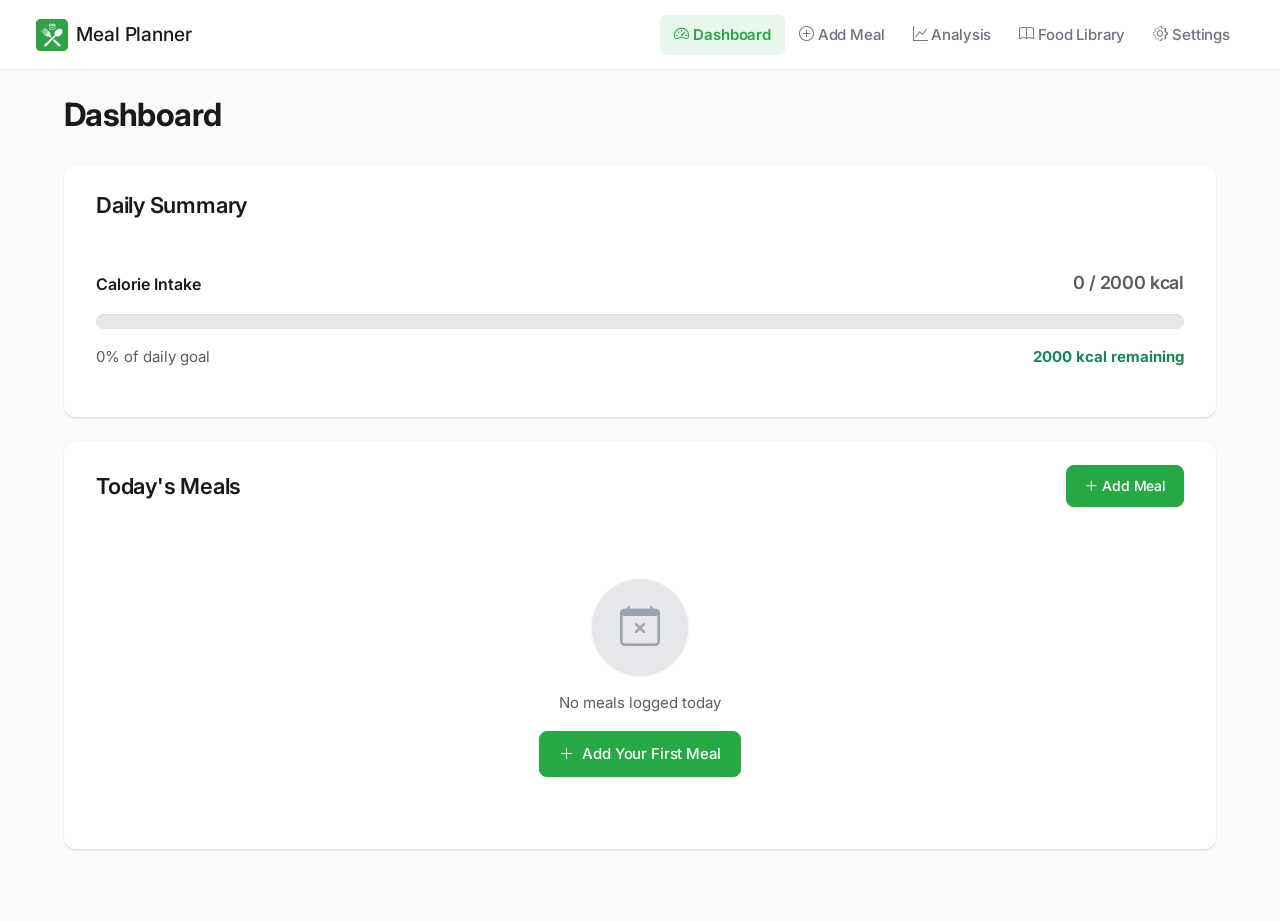
<file: index.html>
<!DOCTYPE html>
<html lang="en">
<head>
    <meta charset="UTF-8">
    <meta name="viewport" content="width=device-width, initial-scale=1.0">
    <title>Meal Planner - Dashboard</title>
    <link rel="preconnect" href="https://fonts.googleapis.com">
    <link rel="preconnect" href="https://fonts.gstatic.com" crossorigin>
    <link href="https://fonts.googleapis.com/css2?family=Inter:wght@400;500;600;700&family=Poppins:wght@400;500;600;700&family=Roboto:wght@400;500;700&display=swap" rel="stylesheet">
    <link href="https://cdn.jsdelivr.net/npm/bootstrap@5.3.0/dist/css/bootstrap.min.css" rel="stylesheet">
    <link rel="stylesheet" href="https://cdn.jsdelivr.net/npm/bootstrap-icons@1.10.0/font/bootstrap-icons.css">
    <link rel="stylesheet" href="css/style.css">
</head>
<body>
    <!-- Navigation Header -->
    <nav class="navbar navbar-expand-lg fixed-top">
        <div class="container-fluid">
            <a class="navbar-brand d-flex align-items-center" href="index.html">
                <div class="brand-icon me-2">
                    <img src="images/logo.svg" alt="Meal Planner Logo" width="32" height="32">
                </div>
                <span>Meal Planner</span>
            </a>
            <button class="navbar-toggler" type="button" data-bs-toggle="collapse" data-bs-target="#navbarNav">
                <span class="navbar-toggler-icon"></span>
            </button>
            <div class="collapse navbar-collapse" id="navbarNav">
                <ul class="navbar-nav ms-auto">
                    <li class="nav-item">
                        <a class="nav-link active" href="index.html">
                            <i class="bi bi-speedometer2 me-1"></i>Dashboard
                        </a>
                    </li>
                    <li class="nav-item">
                        <a class="nav-link" href="add-meal.html">
                            <i class="bi bi-plus-circle me-1"></i>Add Meal
                        </a>
                    </li>
                    <li class="nav-item">
                        <a class="nav-link" href="analytics.html">
                            <i class="bi bi-graph-up me-1"></i>Analysis
                        </a>
                    </li>
                    <li class="nav-item">
                        <a class="nav-link" href="food-library.html">
                            <i class="bi bi-book me-1"></i>Food Library
                        </a>
                    </li>
                    <li class="nav-item">
                        <a class="nav-link" href="settings.html">
                            <i class="bi bi-gear me-1"></i>Settings
                        </a>
                    </li>
                </ul>
            </div>
        </div>
    </nav>

    <!-- Main Content -->
    <main class="main-content">
        <div class="container mt-5 pt-4">
            <h1 class="page-title">Dashboard</h1>

            <!-- Daily Summary Card -->
            <div class="card mb-4 shadow-sm">
                <div class="card-body">
                    <h2 class="card-title">Daily Summary</h2>
                    
                    <div class="calorie-intake-section">
                        <div class="d-flex justify-content-between align-items-center mb-3">
                            <h5 class="mb-0">Calorie Intake</h5>
                            <span class="calorie-text text-muted" id="calorieText">0 / 2000 kcal</span>
                        </div>
                        
                        <div class="progress mb-3">
                            <div class="progress-bar bg-success" role="progressbar" id="calorieProgress" 
                                 style="width: 0%" aria-valuenow="0" aria-valuemin="0" aria-valuemax="100">
                            </div>
                        </div>
                        
                        <div class="d-flex justify-content-between align-items-center">
                            <span class="text-muted" id="percentageText">0% of daily goal</span>
                            <span class="text-success fw-bold" id="remainingText">2000 kcal remaining</span>
                        </div>
                    </div>
                </div>
            </div>

            <!-- Today's Meals Card -->
            <div class="card shadow-sm">
                <div class="card-body">
                    <div class="d-flex justify-content-between align-items-center mb-4">
                        <h2 class="card-title mb-0">Today's Meals</h2>
                        <a href="add-meal.html" class="btn btn-success"
                           data-bs-toggle="tooltip"
                           data-bs-placement="left"
                           title="Add a new meal to today's log"
                           style="cursor: pointer;">
                            <i class="bi bi-plus-lg me-1"></i>Add Meal
                        </a>
                    </div>
                    
                    <!-- Meals List Container -->
                    <div id="mealsList">
                        <!-- Empty State -->
                        <div class="empty-state text-center py-5" id="emptyState">
                            <div class="empty-icon mb-3">
                                <i class="bi bi-calendar-x"></i>
                            </div>
                            <p class="text-muted mb-3">No meals logged today</p>
                            <a href="add-meal.html" class="btn btn-success btn-lg"
                               data-bs-toggle="tooltip"
                               data-bs-placement="top"
                               title="Start tracking your meals by adding your first meal"
                               style="cursor: pointer;">
                                <i class="bi bi-plus-lg me-2"></i>Add Your First Meal
                            </a>
                        </div>
                    </div>
                </div>
            </div>
        </div>
    </main>

    <script src="https://cdn.jsdelivr.net/npm/bootstrap@5.3.0/dist/js/bootstrap.bundle.min.js"></script>
    <script src="js/utils.js"></script>
    <script src="js/modal-utils.js"></script>
    <script src="js/navigation.js"></script>
    <script src="js/dashboard.js"></script>
</body>
</html>
</file>
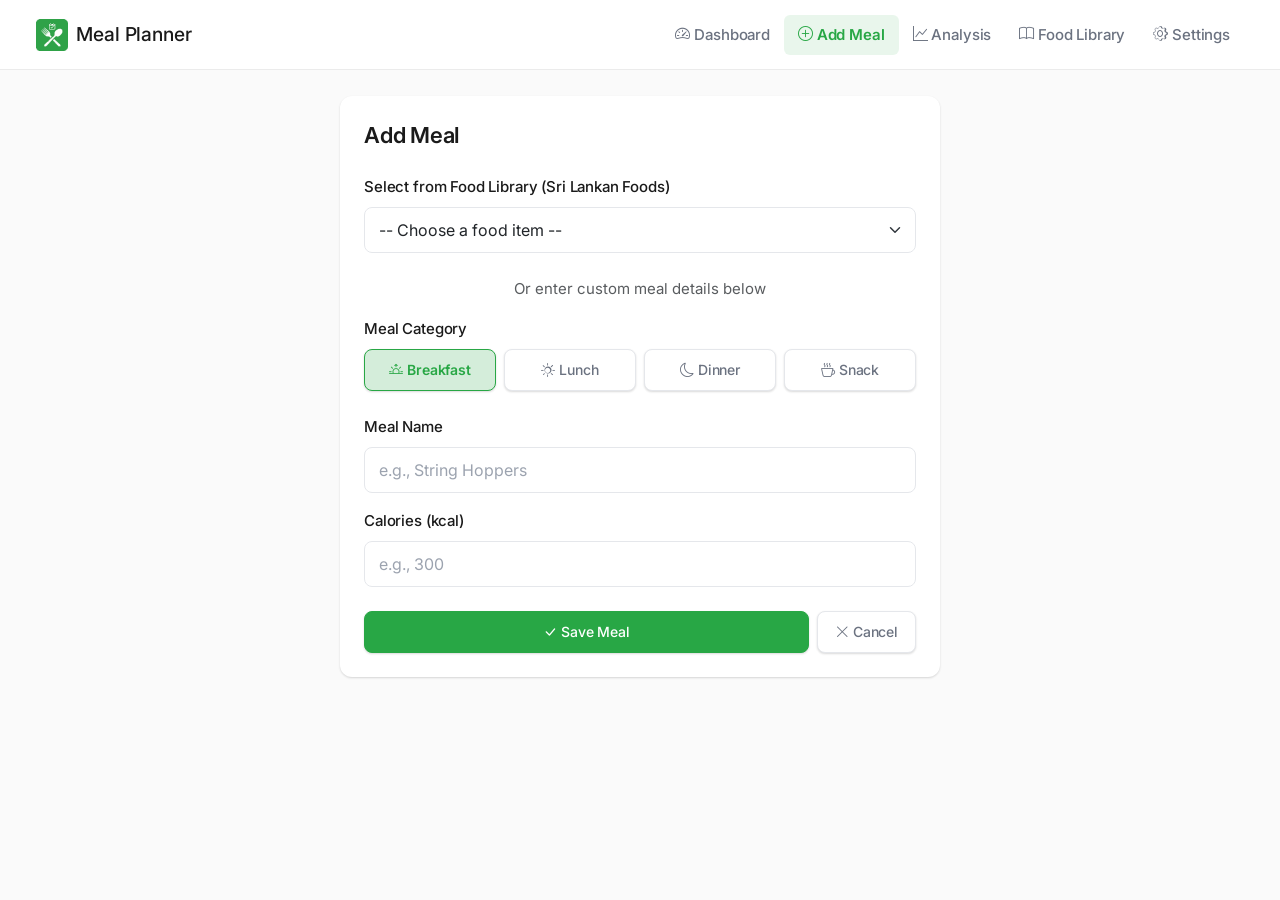
<file: add-meal.html>
<!DOCTYPE html>
<html lang="en">
<head>
    <meta charset="UTF-8">
    <meta name="viewport" content="width=device-width, initial-scale=1.0">
    <title>Meal Planner - Add Meal</title>
    <link rel="preconnect" href="https://fonts.googleapis.com">
    <link rel="preconnect" href="https://fonts.gstatic.com" crossorigin>
    <link href="https://fonts.googleapis.com/css2?family=Inter:wght@400;500;600;700&family=Poppins:wght@400;500;600;700&family=Roboto:wght@400;500;700&display=swap" rel="stylesheet">
    <link href="https://cdn.jsdelivr.net/npm/bootstrap@5.3.0/dist/css/bootstrap.min.css" rel="stylesheet">
    <link rel="stylesheet" href="https://cdn.jsdelivr.net/npm/bootstrap-icons@1.10.0/font/bootstrap-icons.css">
    <link rel="stylesheet" href="css/style.css">
</head>
<body>
    <!-- Navigation Header -->
    <nav class="navbar navbar-expand-lg fixed-top">
        <div class="container-fluid">
            <a class="navbar-brand d-flex align-items-center" href="index.html">
                <div class="brand-icon me-2">
                    <img src="images/logo.svg" alt="Meal Planner Logo" width="32" height="32">
                </div>
                <span>Meal Planner</span>
            </a>
            <button class="navbar-toggler" type="button" data-bs-toggle="collapse" data-bs-target="#navbarNav">
                <span class="navbar-toggler-icon"></span>
            </button>
            <div class="collapse navbar-collapse" id="navbarNav">
                <ul class="navbar-nav ms-auto">
                    <li class="nav-item">
                        <a class="nav-link" href="index.html">
                            <i class="bi bi-speedometer2 me-1"></i>Dashboard
                        </a>
                    </li>
                    <li class="nav-item">
                        <a class="nav-link active" href="add-meal.html">
                            <i class="bi bi-plus-circle me-1"></i>Add Meal
                        </a>
                    </li>
                    <li class="nav-item">
                        <a class="nav-link" href="analytics.html">
                            <i class="bi bi-graph-up me-1"></i>Analysis
                        </a>
                    </li>
                    <li class="nav-item">
                        <a class="nav-link" href="food-library.html">
                            <i class="bi bi-book me-1"></i>Food Library
                        </a>
                    </li>
                    <li class="nav-item">
                        <a class="nav-link" href="settings.html">
                            <i class="bi bi-gear me-1"></i>Settings
                        </a>
                    </li>
                </ul>
            </div>
        </div>
    </nav>

    <!-- Main Content -->
    <main class="main-content">
        <div class="container mt-5 pt-4">
            <!-- Add Meal Form Card -->
            <div class="card shadow-sm mx-auto" style="max-width: 600px;">
                <div class="card-body p-4">
                    <h2 class="card-title mb-4">Add Meal</h2>

                    <!-- Food Library Selection -->
                    <div class="mb-4">
                        <label for="foodLibrary" class="form-label">Select from Food Library (Sri Lankan Foods)</label>
                        <select class="form-select" id="foodLibrary" style="cursor: pointer;">
                            <option selected>-- Choose a food item --</option>
                            <!-- Options will be populated by JavaScript -->
                        </select>
                    </div>

                    <div class="text-center text-muted my-3">
                        <span>Or enter custom meal details below</span>
                    </div>

                    <!-- Meal Category -->
                    <div class="mb-4">
                        <label class="form-label mb-2">Meal Category</label>
                        <div class="d-flex gap-2 flex-wrap meal-categories-container">
                            <button type="button" class="btn btn-outline-primary meal-category-btn active" 
                                    data-category="Breakfast">
                                <i class="bi bi-sunrise"></i>Breakfast
                            </button>
                            <button type="button" class="btn btn-outline-primary meal-category-btn" 
                                    data-category="Lunch">
                                <i class="bi bi-sun"></i>Lunch
                            </button>
                            <button type="button" class="btn btn-outline-primary meal-category-btn" 
                                    data-category="Dinner">
                                <i class="bi bi-moon"></i>Dinner
                            </button>
                            <button type="button" class="btn btn-outline-primary meal-category-btn" 
                                    data-category="Snack">
                                <i class="bi bi-cup-hot"></i>Snack
                            </button>
                        </div>
                        <input type="hidden" id="mealCategory" value="Breakfast" required>
                    </div>

                    <!-- Meal Name -->
                    <div class="mb-3">
                        <label for="mealName" class="form-label">Meal Name</label>
                        <input type="text" class="form-control" id="mealName" 
                               placeholder="e.g., String Hoppers" required>
                    </div>

                    <!-- Calories -->
                    <div class="mb-4">
                        <label for="mealCalories" class="form-label">Calories (kcal)</label>
                        <input type="number" class="form-control" id="mealCalories" 
                               placeholder="e.g., 300" min="0" required>
                    </div>

                    <!-- Action Buttons -->
                    <div class="d-flex gap-2">
                        <button type="button" class="btn btn-success flex-fill" id="saveMealBtn"
                                data-bs-toggle="tooltip" 
                                data-bs-placement="top" 
                                title="Save this meal to today's log">
                            <i class="bi bi-check-lg me-1"></i>Save Meal
                        </button>
                        <button type="button" class="btn btn-outline-secondary" id="cancelBtn"
                                data-bs-toggle="tooltip" 
                                data-bs-placement="top" 
                                title="Cancel and return to dashboard">
                            <i class="bi bi-x-lg me-1"></i>Cancel
                        </button>
                    </div>
                </div>
            </div>
        </div>
    </main>

    <script src="https://cdn.jsdelivr.net/npm/bootstrap@5.3.0/dist/js/bootstrap.bundle.min.js"></script>
    <script src="js/utils.js"></script>
    <script src="js/modal-utils.js"></script>
    <script src="js/navigation.js"></script>
    <script src="js/add-meal.js"></script>
</body>
</html>
</file>
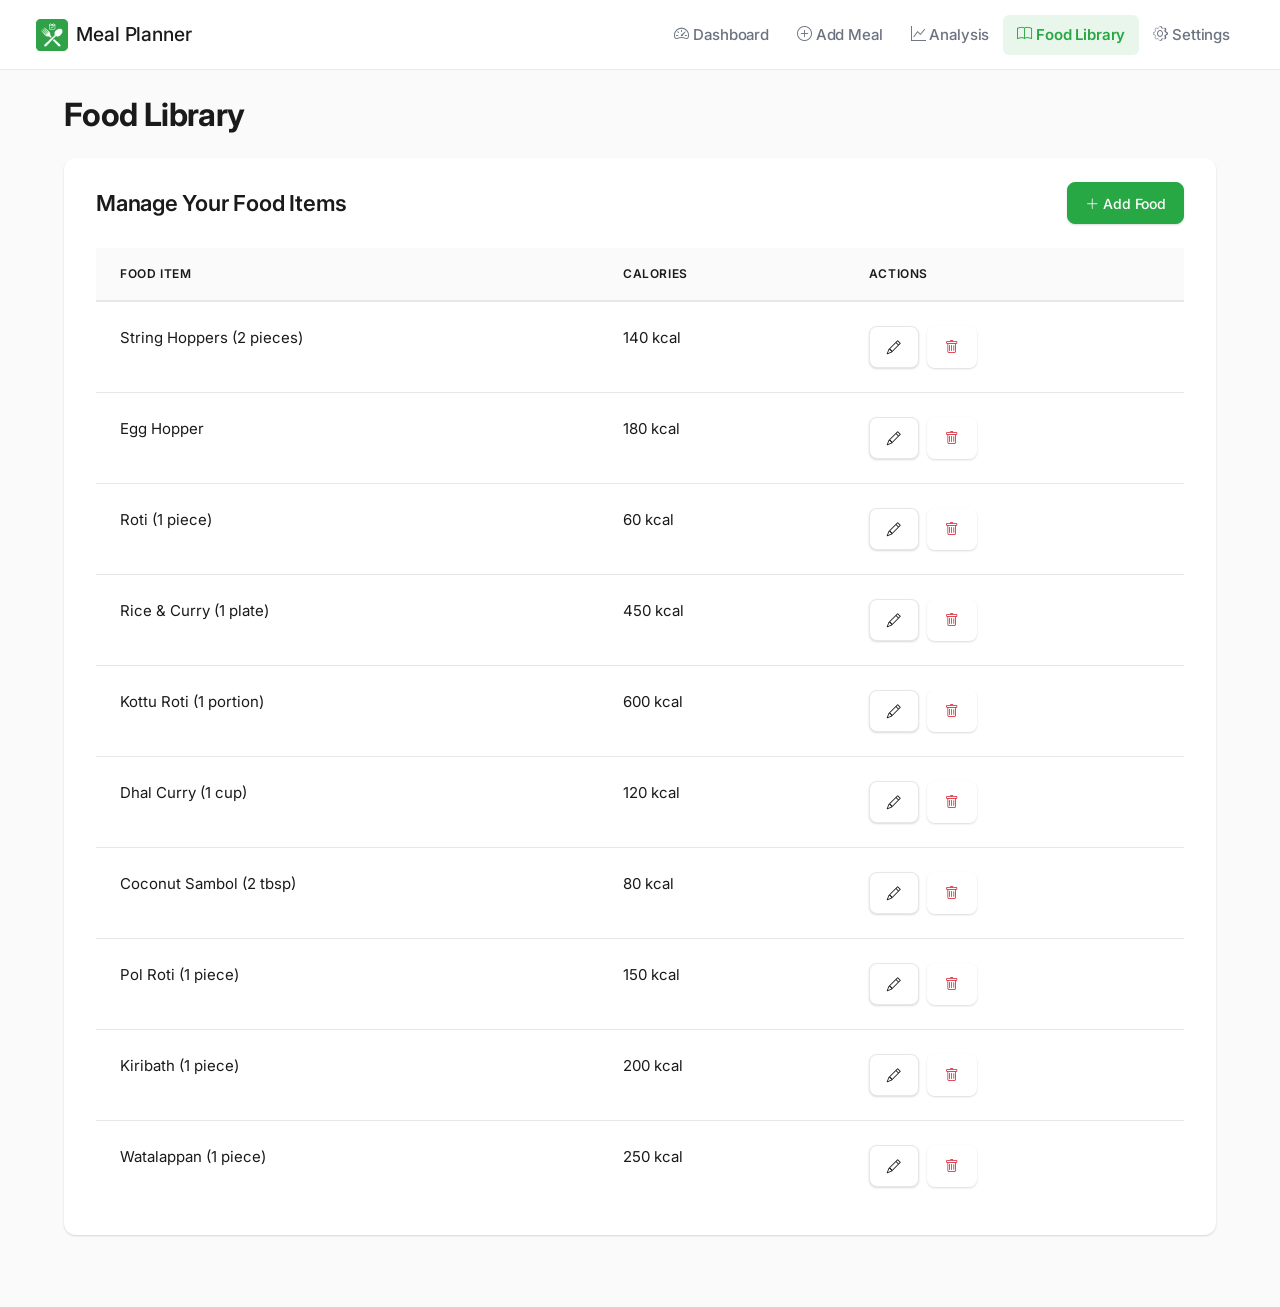
<file: food-library.html>
<!DOCTYPE html>
<html lang="en">
<head>
    <meta charset="UTF-8">
    <meta name="viewport" content="width=device-width, initial-scale=1.0">
    <title>Meal Planner - Food Library</title>
    <link rel="preconnect" href="https://fonts.googleapis.com">
    <link rel="preconnect" href="https://fonts.gstatic.com" crossorigin>
    <link href="https://fonts.googleapis.com/css2?family=Inter:wght@400;500;600;700&family=Poppins:wght@400;500;600;700&family=Roboto:wght@400;500;700&display=swap" rel="stylesheet">
    <link href="https://cdn.jsdelivr.net/npm/bootstrap@5.3.0/dist/css/bootstrap.min.css" rel="stylesheet">
    <link rel="stylesheet" href="https://cdn.jsdelivr.net/npm/bootstrap-icons@1.10.0/font/bootstrap-icons.css">
    <link rel="stylesheet" href="css/style.css">
</head>
<body>
    <!-- Navigation Header -->
    <nav class="navbar navbar-expand-lg fixed-top">
        <div class="container-fluid">
            <a class="navbar-brand d-flex align-items-center" href="index.html">
                <div class="brand-icon me-2">
                    <img src="images/logo.svg" alt="Meal Planner Logo" width="32" height="32">
                </div>
                <span>Meal Planner</span>
            </a>
            <button class="navbar-toggler" type="button" data-bs-toggle="collapse" data-bs-target="#navbarNav">
                <span class="navbar-toggler-icon"></span>
            </button>
            <div class="collapse navbar-collapse" id="navbarNav">
                <ul class="navbar-nav ms-auto">
                    <li class="nav-item">
                        <a class="nav-link" href="index.html">
                            <i class="bi bi-speedometer2 me-1"></i>Dashboard
                        </a>
                    </li>
                    <li class="nav-item">
                        <a class="nav-link" href="add-meal.html">
                            <i class="bi bi-plus-circle me-1"></i>Add Meal
                        </a>
                    </li>
                    <li class="nav-item">
                        <a class="nav-link" href="analytics.html">
                            <i class="bi bi-graph-up me-1"></i>Analysis
                        </a>
                    </li>
                    <li class="nav-item">
                        <a class="nav-link active" href="food-library.html">
                            <i class="bi bi-book me-1"></i>Food Library
                        </a>
                    </li>
                    <li class="nav-item">
                        <a class="nav-link" href="settings.html">
                            <i class="bi bi-gear me-1"></i>Settings
                        </a>
                    </li>
                </ul>
            </div>
        </div>
    </nav>

    <!-- Main Content -->
    <main class="main-content">
        <div class="container mt-5 pt-4">
            <h1 class="page-title mb-4">Food Library</h1>

            <!-- Food Library Card -->
            <div class="card shadow-sm">
                <div class="card-body">
                    <div class="d-flex justify-content-between align-items-center mb-4">
                        <h3 class="card-title mb-0">Manage Your Food Items</h3>
                        <button type="button" class="btn btn-success" id="addFoodBtn"
                                title="Add a new food item to your library">
                            <i class="bi bi-plus-lg me-1"></i>Add Food
                        </button>
                    </div>

                    <div class="table-responsive">
                        <table class="table table-hover">
                            <thead>
                                <tr>
                                    <th>Food Item</th>
                                    <th>Calories</th>
                                    <th>Actions</th>
                                </tr>
                            </thead>
                            <tbody id="foodLibraryTable">
                                <!-- Table rows will be populated by JavaScript -->
                            </tbody>
                        </table>
                    </div>
                </div>
            </div>
        </div>
    </main>

    <!-- Add Food Modal -->
    <div class="modal fade" id="addFoodModal" tabindex="-1">
        <div class="modal-dialog">
            <div class="modal-content">
                <div class="modal-header">
                    <h5 class="modal-title">Add Food to Library</h5>
                    <button type="button" class="btn-close" data-bs-dismiss="modal"></button>
                </div>
                <div class="modal-body">
                    <div class="mb-3">
                        <label for="foodName" class="form-label">Food Name</label>
                        <input type="text" class="form-control" id="foodName"
                               placeholder="e.g., String Hoppers (2 pieces)" required>
                    </div>
                    <div class="mb-3">
                        <label for="foodCalories" class="form-label">Calories (kcal)</label>
                        <input type="number" class="form-control" id="foodCalories"
                               placeholder="e.g., 140" min="0" required>
                    </div>
                </div>
                <div class="modal-footer">
                    <button type="button" class="btn btn-secondary" data-bs-dismiss="modal"
                            title="Cancel and close this dialog">
                        <i class="bi bi-x-lg me-1"></i>Cancel
                    </button>
                    <button type="button" class="btn btn-success" id="saveFoodBtn"
                            data-bs-toggle="tooltip"
                            data-bs-placement="top"
                            title="Save this food item to the library">
                        <i class="bi bi-check-lg me-1"></i>Save Food
                    </button>
                </div>
            </div>
        </div>
    </div>

    <!-- Edit Food Modal -->
    <div class="modal fade" id="editFoodModal" tabindex="-1">
        <div class="modal-dialog">
            <div class="modal-content">
                <div class="modal-header">
                    <h5 class="modal-title">Edit Food</h5>
                    <button type="button" class="btn-close" data-bs-dismiss="modal"></button>
                </div>
                <div class="modal-body">
                    <input type="hidden" id="editFoodId">
                    <div class="mb-3">
                        <label for="editFoodName" class="form-label">Food Name</label>
                        <input type="text" class="form-control" id="editFoodName" required>
                    </div>
                    <div class="mb-3">
                        <label for="editFoodCalories" class="form-label">Calories (kcal)</label>
                        <input type="number" class="form-control" id="editFoodCalories" min="0" required>
                    </div>
                </div>
                <div class="modal-footer">
                    <button type="button" class="btn btn-secondary" data-bs-dismiss="modal"
                            title="Cancel and close this dialog">
                        <i class="bi bi-x-lg me-1"></i>Cancel
                    </button>
                    <button type="button" class="btn btn-success" id="updateFoodBtn"
                            data-bs-toggle="tooltip"
                            data-bs-placement="top"
                            title="Update this food item">
                        <i class="bi bi-check-lg me-1"></i>Update Food
                    </button>
                </div>
            </div>
        </div>
    </div>

    <script src="https://cdn.jsdelivr.net/npm/bootstrap@5.3.0/dist/js/bootstrap.bundle.min.js"></script>
    <script src="js/utils.js"></script>
    <script src="js/modal-utils.js"></script>
    <script src="js/navigation.js"></script>
    <script src="js/food-library.js"></script>
</body>
</html>
</file>
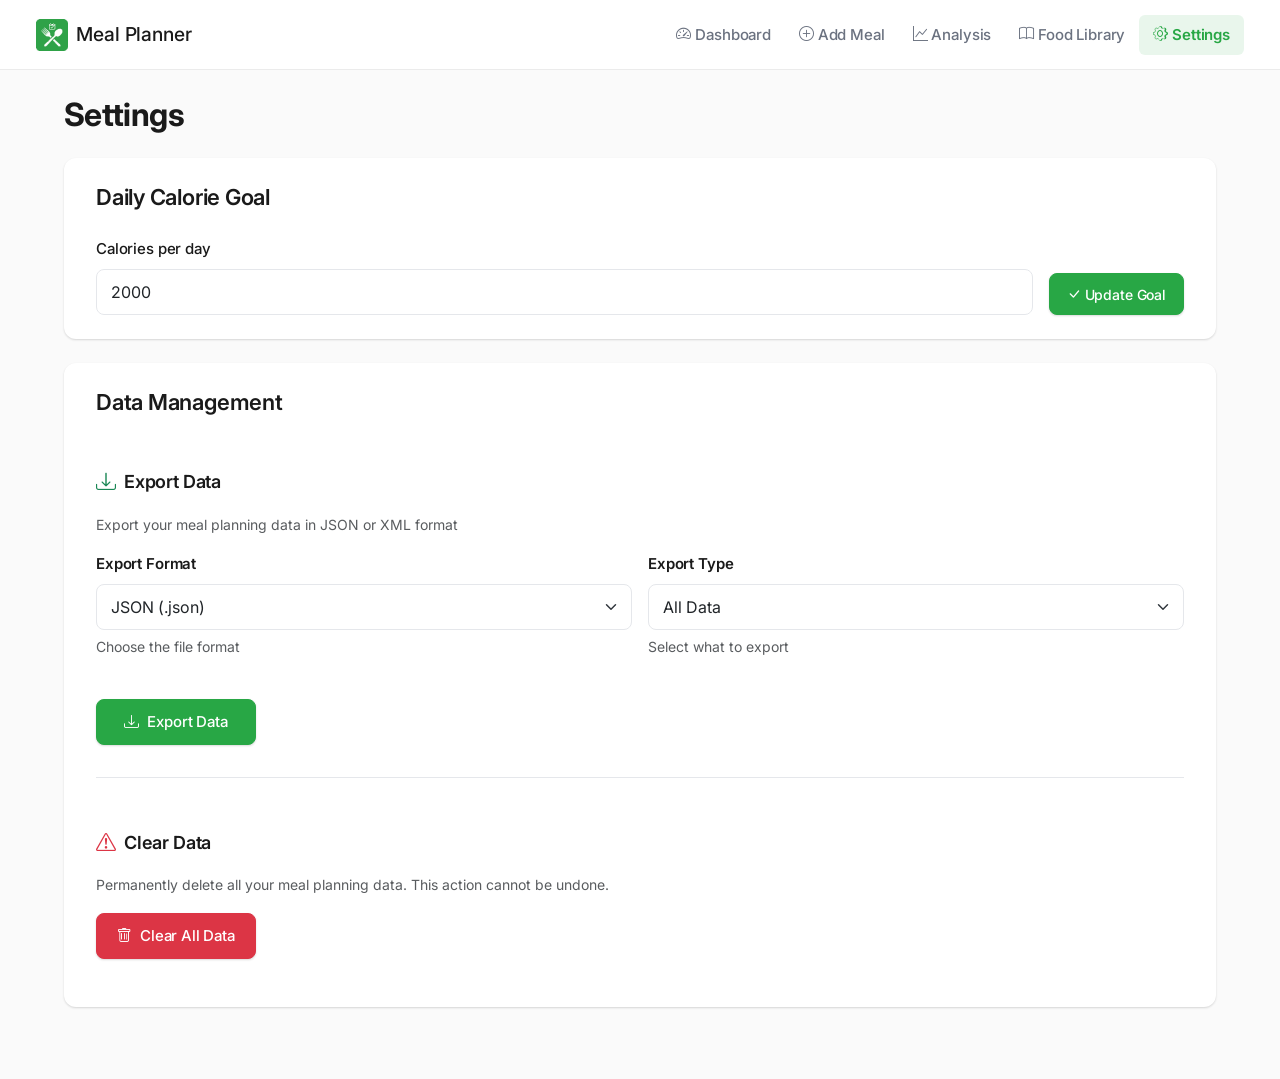
<file: settings.html>
<!DOCTYPE html>
<html lang="en">
<head>
    <meta charset="UTF-8">
    <meta name="viewport" content="width=device-width, initial-scale=1.0">
    <title>Meal Planner - Settings</title>
    <link rel="preconnect" href="https://fonts.googleapis.com">
    <link rel="preconnect" href="https://fonts.gstatic.com" crossorigin>
    <link href="https://fonts.googleapis.com/css2?family=Inter:wght@400;500;600;700&family=Poppins:wght@400;500;600;700&family=Roboto:wght@400;500;700&display=swap" rel="stylesheet">
    <link href="https://cdn.jsdelivr.net/npm/bootstrap@5.3.0/dist/css/bootstrap.min.css" rel="stylesheet">
    <link rel="stylesheet" href="https://cdn.jsdelivr.net/npm/bootstrap-icons@1.10.0/font/bootstrap-icons.css">
    <link rel="stylesheet" href="css/style.css">
</head>
<body>
    <!-- Navigation Header -->
    <nav class="navbar navbar-expand-lg fixed-top">
        <div class="container-fluid">
            <a class="navbar-brand d-flex align-items-center" href="index.html">
                <div class="brand-icon me-2">
                    <img src="images/logo.svg" alt="Meal Planner Logo" width="32" height="32">
                </div>
                <span>Meal Planner</span>
            </a>
            <button class="navbar-toggler" type="button" data-bs-toggle="collapse" data-bs-target="#navbarNav">
                <span class="navbar-toggler-icon"></span>
            </button>
            <div class="collapse navbar-collapse" id="navbarNav">
                <ul class="navbar-nav ms-auto">
                    <li class="nav-item">
                        <a class="nav-link" href="index.html">
                            <i class="bi bi-speedometer2 me-1"></i>Dashboard
                        </a>
                    </li>
                    <li class="nav-item">
                        <a class="nav-link" href="add-meal.html">
                            <i class="bi bi-plus-circle me-1"></i>Add Meal
                        </a>
                    </li>
                    <li class="nav-item">
                        <a class="nav-link" href="analytics.html">
                            <i class="bi bi-graph-up me-1"></i>Analysis
                        </a>
                    </li>
                    <li class="nav-item">
                        <a class="nav-link" href="food-library.html">
                            <i class="bi bi-book me-1"></i>Food Library
                        </a>
                    </li>
                    <li class="nav-item">
                        <a class="nav-link active" href="settings.html">
                            <i class="bi bi-gear me-1"></i>Settings
                        </a>
                    </li>
                </ul>
            </div>
        </div>
    </nav>

    <!-- Main Content -->
    <main class="main-content">
        <div class="container mt-5 pt-4">
            <h1 class="page-title mb-4">Settings</h1>

            <!-- Daily Calorie Goal Card -->
            <div class="card mb-4 shadow-sm">
                <div class="card-body">
                    <h3 class="card-title mb-4">Daily Calorie Goal</h3>
                    <div class="d-flex gap-3 align-items-end">
                        <div class="flex-fill">
                            <label for="calorieGoal" class="form-label">Calories per day</label>
                            <input type="number" class="form-control" id="calorieGoal" 
                                   value="2000" min="1000" max="5000" required>
                        </div>
                        <button type="button" class="btn btn-success" id="updateGoalBtn"
                                data-bs-toggle="tooltip" 
                                data-bs-placement="top" 
                                title="Update your daily calorie goal">
                            <i class="bi bi-check-lg me-1"></i>Update Goal
                        </button>
                    </div>
                </div>
            </div>

            <!-- Data Management Card -->
            <div class="card mb-4 shadow-sm">
                <div class="card-body">
                    <h3 class="card-title mb-4">Data Management</h3>
                    
                    <!-- Export Options Section -->
                    <div class="export-section">
                        <div class="d-flex align-items-center mb-3">
                            <i class="bi bi-download text-success me-2" style="font-size: 1.25rem;"></i>
                            <h5 class="mb-0">Export Data</h5>
                        </div>
                        <p class="text-muted small mb-3">Export your meal planning data in JSON or XML format</p>
                        
                        <div class="row g-3 mb-4">
                            <div class="col-md-6">
                                <label for="exportFormat" class="form-label fw-semibold">Export Format</label>
                                <select class="form-select" id="exportFormat">
                                    <option value="json" selected>JSON (.json)</option>
                                    <option value="xml">XML (.xml)</option>
                                </select>
                                <small class="form-text text-muted">Choose the file format</small>
                            </div>
                            <div class="col-md-6">
                                <label for="exportType" class="form-label fw-semibold">Export Type</label>
                                <select class="form-select" id="exportType">
                                    <option value="all">All Data</option>
                                    <option value="library">Food Library</option>
                                    <option value="weekly">Weekly Consumption</option>
                                    <option value="monthly">Monthly Consumption</option>
                                </select>
                                <small class="form-text text-muted">Select what to export</small>
                            </div>
                        </div>
                        
                        <div class="mt-2">
                            <button type="button" class="btn btn-success btn-lg" id="exportDataBtn"
                                    data-bs-toggle="tooltip" 
                                    data-bs-placement="top" 
                                    title="Export your data in the selected format and type">
                                <i class="bi bi-download me-2"></i>Export Data
                            </button>
                        </div>
                    </div>
                    
                    <!-- Clear Data Section -->
                    <div class="clear-section">
                        <div class="d-flex align-items-center mb-3">
                            <i class="bi bi-exclamation-triangle text-danger me-2" style="font-size: 1.25rem;"></i>
                            <h5 class="mb-0">Clear Data</h5>
                        </div>
                        <p class="text-muted small mb-3">Permanently delete all your meal planning data. This action cannot be undone.</p>
                        <button type="button" class="btn btn-danger btn-lg" id="clearDataBtn"
                                data-bs-toggle="tooltip" 
                                data-bs-placement="top" 
                                title="Permanently delete all your meal planning data">
                            <i class="bi bi-trash me-2"></i>Clear All Data
                        </button>
                    </div>
                </div>
            </div>

        </div>
    </main>



    <script src="https://cdn.jsdelivr.net/npm/bootstrap@5.3.0/dist/js/bootstrap.bundle.min.js"></script>
    <script src="js/utils.js"></script>
    <script src="js/modal-utils.js"></script>
    <script src="js/navigation.js"></script>
    <script src="js/settings.js"></script>
</body>
</html>
</file>
<file: css/style.css>
/* Global Styles */
:root {
    --primary-color: #28a745;
    --primary-dark: #218838;
    --primary-light: #d4edda;
    --secondary-color: #6c757d;
    --danger-color: #dc3545;
    --light-bg: #fafafa;
    --white: #ffffff;
    --dark-bg: #2c3e50;
    --text-primary: #1a1a1a;
    --text-secondary: #6b7280;
    --text-muted: #9ca3af;
    --border-color: #e5e7eb;
    --shadow-sm: 0 1px 3px rgba(0, 0, 0, 0.05), 0 1px 2px rgba(0, 0, 0, 0.1);
    --shadow-md: 0 4px 6px rgba(0, 0, 0, 0.07), 0 2px 4px rgba(0, 0, 0, 0.06);
    --shadow-lg: 0 10px 15px rgba(0, 0, 0, 0.1), 0 4px 6px rgba(0, 0, 0, 0.05);
    --radius-sm: 8px;
    --radius-md: 12px;
    --radius-lg: 16px;
    --spacing-xs: 0.5rem;
    --spacing-sm: 1rem;
    --spacing-md: 1.5rem;
    --spacing-lg: 2rem;
    --spacing-xl: 3rem;
}

* {
    margin: 0;
    padding: 0;
    box-sizing: border-box;
}

body {
    font-family: 'Inter', 'Poppins', 'Roboto', -apple-system, BlinkMacSystemFont, 'Segoe UI', sans-serif;
    background-color: var(--light-bg);
    min-height: 100vh;
    color: var(--text-primary);
    line-height: 1.6;
    -webkit-font-smoothing: antialiased;
    -moz-osx-font-smoothing: grayscale;
}

/* Typography Hierarchy */
h1, .h1 {
    font-size: 1.75rem;
    font-weight: 700;
    line-height: 1.2;
    letter-spacing: -0.02em;
    color: var(--text-primary);
    margin-bottom: var(--spacing-md);
}

h2, .h2 {
    font-size: 1.25rem;
    font-weight: 600;
    line-height: 1.3;
    letter-spacing: -0.01em;
    color: var(--text-primary);
    margin-bottom: var(--spacing-sm);
}

h3, .h3 {
    font-size: 1.125rem;
    font-weight: 600;
    line-height: 1.4;
    color: var(--text-primary);
    margin-bottom: var(--spacing-sm);
}

h4, .h4 {
    font-size: 1.125rem;
    font-weight: 600;
    line-height: 1.5;
    color: var(--text-primary);
}

h5, .h5 {
    font-size: 1rem;
    font-weight: 600;
    line-height: 1.5;
    color: var(--text-primary);
}

body, p {
    font-size: 0.9375rem;
    font-weight: 400;
    line-height: 1.6;
    color: var(--text-primary);
}

/* Navigation Styles */
.navbar {
    padding: 0.75rem var(--spacing-md);
    background-color: var(--white) !important;
    border-bottom: 1px solid rgba(0, 0, 0, 0.08);
    min-height: 70px; /* Ensure consistent navbar height */
}

.navbar-brand {
    font-weight: 500;
    font-size: 1.2rem;
    letter-spacing: -0.005em;
    color: var(--text-primary) !important;
    white-space: nowrap; /* Prevent brand name wrapping */
}

.brand-icon {
    width: 32px;
    height: 32px;
    background-color: var(--primary-color);
    border-radius: 6px;
    display: flex;
    align-items: center;
    justify-content: center;
    color: white;
    font-size: 1.1rem;
    flex-shrink: 0; /* Prevent icon shrinking */
}

.nav-link {
    padding: 0.5rem 0.875rem !important;
    transition: color 0.2s ease;
    font-weight: 500;
    font-size: 0.9375rem;
    letter-spacing: -0.01em;
    color: var(--text-secondary) !important;
    white-space: nowrap; /* Prevent nav link text wrapping */
}

.nav-link:hover {
    color: var(--text-primary) !important;
}

.nav-link.active {
    background-color: rgba(40, 167, 69, 0.1) !important;
    color: var(--primary-color) !important;
    font-weight: 600;
    border-radius: 6px;
}

.navbar-toggler {
    border: none;
    padding: 0.25rem 0.5rem;
    background-color: transparent;
    min-height: 44px; /* Touch-friendly size */
    min-width: 44px;
}

.navbar-toggler-icon {
    background-image: url("data:image/svg+xml,%3csvg xmlns='http://www.w3.org/2000/svg' viewBox='0 0 30 30'%3e%3cpath stroke='rgba(26, 26, 26, 0.75)' stroke-linecap='round' stroke-miterlimit='10' stroke-width='2' d='M4 7h22M4 15h22M4 23h22'/%3e%3c/svg%3e");
}

.navbar-toggler:focus {
    outline: none;
    background-color: rgba(0, 0, 0, 0.05);
}

/* Mobile navbar improvements */
@media (max-width: 768px) {
    .navbar {
        padding: 0.5rem var(--spacing-sm);
        min-height: 60px;
    }

    .navbar-collapse {
        margin-top: 1rem;
        padding-top: 1rem;
        border-top: 1px solid rgba(0, 0, 0, 0.08);
    }

    .navbar-nav {
        gap: 0.25rem;
    }

    .nav-link {
        padding: 0.75rem 1rem !important;
        font-size: 0.9375rem;
        justify-content: center;
    }
}

/* Main Content */
.main-content {
    padding-bottom: var(--spacing-xl);
    padding-top: var(--spacing-md);
}

.page-title {
    font-size: 2rem;
    font-weight: 700;
    line-height: 1.2;
    letter-spacing: -0.02em;
    color: var(--text-primary);
    margin-bottom: var(--spacing-lg);
}

/* Card Styles */
.card {
    border: none;
    border-radius: var(--radius-md);
    margin-bottom: var(--spacing-md);
    background-color: var(--white);
    box-shadow: var(--shadow-sm);
    transition: all 0.3s ease;
    overflow: hidden;
}

.card:hover {
    box-shadow: var(--shadow-md);
    transform: translateY(-2px);
}

.card-body {
    padding: var(--spacing-md) var(--spacing-lg);
}

.card-title {
    font-size: 1.375rem;
    font-weight: 600;
    line-height: 1.4;
    color: var(--text-primary);
    margin-bottom: var(--spacing-md);
    letter-spacing: -0.01em;
    word-wrap: break-word;
    overflow-wrap: break-word;
}

/* Mobile card optimizations */
@media (max-width: 768px) {
    .card {
        margin-bottom: var(--spacing-sm);
        border-radius: var(--radius-sm); /* Slightly smaller radius on mobile */
    }

    .card-body {
        padding: var(--spacing-md);
    }

    .card-title {
        margin-bottom: var(--spacing-sm);
    }

    /* Keep meal section heading and button inline on mobile */
    .d-flex.justify-content-between.align-items-center.mb-4 {
        gap: 1rem;
        margin-bottom: 1.5rem !important;
    }

    .d-flex.justify-content-between.align-items-center.mb-4 .card-title {
        margin-bottom: 0;
        flex: 1;
    }

    /* Better button positioning in cards - keep inline */
    .d-flex.justify-content-between.align-items-center.mb-4 .btn {
        flex-shrink: 0;
        white-space: nowrap;
    }
}

@media (max-width: 576px) {
    .card {
        margin-bottom: var(--spacing-sm);
    }

    .card-body {
        padding: 0.875rem;
    }

    .card-title {
        font-size: 1.25rem;
        line-height: 1.3;
    }
}

.shadow-sm {
    box-shadow: var(--shadow-sm) !important;
}

/* Dashboard Specific Styles */
.calorie-intake-section {
    padding: var(--spacing-md) 0;
}

.calorie-text {
    font-size: 1.125rem;
    font-weight: 600;
    letter-spacing: -0.01em;
}

.progress {
    border-radius: var(--radius-sm);
    background-color: var(--border-color);
    overflow: hidden;
    height: 15px;
    box-shadow: inset 0 1px 2px rgba(0, 0, 0, 0.05);
}

.progress-bar {
    transition: width 0.6s ease;
    display: flex;
    align-items: center;
    justify-content: center;
    color: white;
    font-weight: 600;
}

/* Empty State */
.empty-state {
    padding: var(--spacing-xl) var(--spacing-sm);
    text-align: center;
}

.empty-icon {
    width: 96px;
    height: 96px;
    margin: 0 auto var(--spacing-md);
    background-color: var(--border-color);
    border-radius: 50%;
    display: flex;
    align-items: center;
    justify-content: center;
    font-size: 2.5rem;
    color: var(--text-muted);
    box-shadow: var(--shadow-sm);
}

/* Meal List Item */
.meal-item {
    padding: var(--spacing-lg);
    margin-bottom: var(--spacing-md);
    border-radius: var(--radius-md);
    border: 1px solid var(--border-color);
    transition: all 0.2s ease;
    background-color: var(--white);
    box-shadow: var(--shadow-sm);
}

.meal-item:last-child {
    margin-bottom: 0;
}

.meal-item:hover {
    background-color: var(--light-bg);
    box-shadow: var(--shadow-md);
    transform: translateY(-1px);
    border-color: rgba(40, 167, 69, 0.2);
}

.meal-item-header {
    display: flex;
    justify-content: space-between;
    align-items: flex-start;
    gap: var(--spacing-md);
}

.meal-item-header > .flex-fill {
    min-width: 0;
    flex: 1;
}

.meal-item-header > .text-end {
    display: flex;
    flex-direction: column;
    align-items: flex-end;
    justify-content: flex-start;
    min-width: fit-content;
}

.meal-name {
    font-size: 1.25rem;
    font-weight: 600;
    line-height: 1.3;
    color: var(--text-primary);
    margin: 0 0 var(--spacing-sm) 0;
    letter-spacing: -0.02em;
}

.meal-category {
    font-size: 0.8125rem;
    font-weight: 600;
    padding: 0.375rem 0.875rem;
    border-radius: var(--radius-md);
    display: inline-flex;
    align-items: center;
    gap: 0.375rem;
    letter-spacing: 0.01em;
    text-transform: uppercase;
}

/* Meal category color variants */
.meal-category[data-category="Breakfast"] {
    background-color: rgba(255, 193, 7, 0.15);
    color: #856404;
    border: 1px solid rgba(255, 193, 7, 0.3);
}

.meal-category[data-category="Lunch"] {
    background-color: rgba(23, 162, 184, 0.15);
    color: #0c5460;
    border: 1px solid rgba(23, 162, 184, 0.3);
}

.meal-category[data-category="Dinner"] {
    background-color: rgba(108, 117, 125, 0.15);
    color: #383d41;
    border: 1px solid rgba(108, 117, 125, 0.3);
}

.meal-category[data-category="Snack"] {
    background-color: rgba(255, 87, 34, 0.15);
    color: #bf360c;
    border: 1px solid rgba(255, 87, 34, 0.3);
}

.meal-calories {
    font-size: 1.375rem;
    font-weight: 700;
    color: var(--primary-color);
    letter-spacing: -0.02em;
    margin-bottom: 0;
    line-height: 1.2;
}

.meal-time {
    font-size: 0.875rem;
    font-weight: 400;
    color: var(--text-muted);
    margin-top: var(--spacing-xs);
}

.meal-actions {
    display: flex;
    gap: 0.5rem;
    justify-content: flex-end;
    margin-top: var(--spacing-xs);
}

.btn-icon {
    width: 36px;
    height: 36px;
    padding: 0;
    display: flex;
    align-items: center;
    justify-content: center;
    border-radius: var(--radius-sm);
    transition: all 0.2s ease;
}

.btn-icon:hover {
    transform: scale(1.05);
    box-shadow: var(--shadow-sm);
}

/* Form Styles */
.form-label {
    font-size: 0.9375rem;
    font-weight: 500;
    color: var(--text-primary);
    margin-bottom: var(--spacing-xs);
    letter-spacing: -0.01em;
}

.form-control,
.form-select {
    border: 1px solid var(--border-color);
    border-radius: var(--radius-sm);
    padding: 0.625rem 0.875rem;
    font-size: 1rem;
    line-height: 1.5;
    transition: all 0.2s ease;
    background-color: var(--white);
    min-height: 44px; /* Touch-friendly height */
}

.form-control:focus,
.form-select:focus {
    border-color: var(--primary-color);
    box-shadow: 0 0 0 3px rgba(40, 167, 69, 0.1);
    outline: none;
}

.form-control::placeholder {
    color: var(--text-muted);
    font-weight: 400;
}

/* Mobile form improvements */
@media (max-width: 768px) {
    .form-label {
        font-size: 0.875rem;
        margin-bottom: 0.5rem;
    }

    .form-control,
    .form-select {
        padding: 0.75rem;
        font-size: 0.9375rem;
        min-height: 48px; /* Larger touch targets on mobile */
        border-radius: 8px; /* Slightly larger radius for mobile */
    }

    /* Better form layout on mobile */
    .d-flex.gap-3 {
        flex-direction: column !important;
        gap: 1rem !important;
    }

    .d-flex.gap-3 > .flex-fill {
        width: 100%;
    }

    /* Make goal update button full width on mobile */
    .d-flex.gap-3.align-items-end .btn {
        width: 100%;
    }
}

@media (max-width: 576px) {
    .form-control,
    .form-select {
        font-size: 0.9rem;
        padding: 0.8125rem 0.875rem;
        min-height: 50px;
    }
}

/* Button Styles */
.btn {
    border-radius: var(--radius-sm);
    font-weight: 500;
    font-size: 0.875rem;
    padding: 0.5rem 1rem;
    transition: all 0.2s ease;
    letter-spacing: -0.01em;
    border: 1px solid transparent;
    box-shadow: var(--shadow-sm);
}

.btn:hover {
    transform: translateY(-1px);
    box-shadow: var(--shadow-md);
}

.btn:active {
    transform: translateY(0);
    box-shadow: var(--shadow-sm);
}

.btn-success {
    background-color: var(--primary-color);
    border-color: var(--primary-color);
    color: white;
}

.btn-success:hover {
    background-color: var(--primary-dark);
    border-color: var(--primary-dark);
    color: white;
}

.btn-lg {
    padding: 0.625rem 1.25rem;
    font-size: 0.9375rem;
    font-weight: 500;
}

.btn-outline-primary {
    border-color: var(--border-color);
    background-color: var(--white);
    color: var(--text-primary);
}

.btn-outline-primary:hover {
    border-color: var(--primary-color);
    background-color: var(--primary-light);
    color: var(--primary-color);
}

.btn-outline-secondary {
    border-color: var(--border-color);
    background-color: var(--white);
    color: var(--text-secondary);
}

.btn-outline-secondary:hover {
    border-color: var(--text-secondary);
    background-color: var(--light-bg);
    color: var(--text-primary);
}

.btn-danger {
    background-color: var(--danger-color);
    border-color: var(--danger-color);
    color: white;
}

.btn-secondary {
    background-color: var(--secondary-color);
    border-color: var(--secondary-color);
    color: white;
}

/* Table Styles */
.table {
    margin-bottom: 0;
    border-collapse: separate;
    border-spacing: 0;
}

.table thead th {
    border-bottom: 2px solid var(--border-color);
    font-weight: 600;
    font-size: 0.875rem;
    color: var(--text-primary);
    background-color: var(--light-bg);
    padding: var(--spacing-sm) var(--spacing-md);
    text-transform: uppercase;
    letter-spacing: 0.05em;
    font-size: 0.75rem;
}

.table tbody td {
    padding: var(--spacing-md);
    border-bottom: 1px solid var(--border-color);
    font-size: 0.9375rem;
    color: var(--text-primary);
}

.table tbody tr {
    transition: all 0.2s ease;
    background-color: var(--white);
}

.table tbody tr:hover {
    background-color: var(--light-bg);
    box-shadow: inset 0 0 0 1px var(--border-color);
}

.table tbody tr:last-child td {
    border-bottom: none;
}

/* Chart Styles */
.chart-legend {
    display: flex;
    justify-content: center;
    gap: 2rem;
    flex-wrap: wrap;
}

.legend-item {
    display: flex;
    align-items: center;
    gap: 0.5rem;
    font-size: 0.9rem;
}

.legend-color {
    width: 16px;
    height: 16px;
    border-radius: 3px;
    display: inline-block;
}

/* Modal Styles */
.modal-content {
    border-radius: var(--radius-md);
    border: none;
    box-shadow: var(--shadow-lg);
}

.modal-header {
    border-bottom: 1px solid var(--border-color);
    padding: var(--spacing-md) var(--spacing-lg);
    background-color: var(--white);
}

.modal-title {
    font-size: 1.375rem;
    font-weight: 600;
    color: var(--text-primary);
    letter-spacing: -0.01em;
}

.modal-body {
    padding: var(--spacing-lg);
    background-color: var(--white);
}

.modal-footer {
    border-top: 1px solid var(--border-color);
    padding: var(--spacing-md) var(--spacing-lg);
    background-color: var(--light-bg);
    border-radius: 0 0 var(--radius-md) var(--radius-md);
}

.btn-close {
    opacity: 0.5;
    transition: opacity 0.2s ease;
}

.btn-close:hover {
    opacity: 1;
}

/* Responsive Design */
@media (max-width: 768px) {
    /* Improved Typography Scaling */
    h1, .h1 {
        font-size: 1.25rem; /* 20px */
        line-height: 1.3;
    }

    h2, .h2 {
        font-size: 1.125rem; /* 18px */
        line-height: 1.3;
    }

    h3, .h3 {
        font-size: 1rem; /* 16px */
        line-height: 1.4;
    }

    .page-title {
        font-size: 1.25rem;
        line-height: 1.3;
        margin-bottom: 1.5rem;
    }

    /* Better text handling */
    body, p {
        font-size: 0.9375rem;
        line-height: 1.6;
    }

    .card-title {
        font-size: 1.25rem;
        line-height: 1.4;
        margin-bottom: 1rem;
    }

    .card-body {
        padding: 1.25rem;
    }

    .btn-lg {
        width: 100%;
        margin-bottom: 0.5rem;
    }

    .d-flex.gap-3 {
        flex-direction: column;
        gap: 1rem !important;
    }

    .chart-legend {
        gap: 1rem;
    }

    .meal-item {
        padding: var(--spacing-md);
        margin-bottom: var(--spacing-sm);
    }

    .meal-item-header {
        flex-direction: column;
        gap: var(--spacing-sm);
        align-items: stretch;
    }

    .meal-item-header > .text-end {
        flex-direction: row;
        justify-content: space-between;
        align-items: center;
        width: 100%;
    }

    .meal-name {
        font-size: 1.125rem;
        line-height: 1.3;
        word-wrap: break-word; /* Allow long meal names to wrap */
        overflow-wrap: break-word;
    }

    .meal-calories {
        font-size: 1.25rem;
        margin-bottom: 0;
        text-align: left;
        white-space: nowrap; /* Prevent calorie text wrapping */
    }

    .meal-actions {
        margin-top: 0;
        flex-shrink: 0; /* Prevent action buttons from shrinking */
    }

    .meal-category {
        font-size: 0.75rem;
        padding: 0.25rem 0.625rem;
        white-space: nowrap;
        flex-shrink: 0;
    }
}

@media (max-width: 576px) {
    /* Extra small screens - further typography reduction */
    h1, .h1 {
        font-size: 1.75rem; /* 28px */
        line-height: 1.3;
    }

    h2, .h2 {
        font-size: 1.375rem; /* 22px */
        line-height: 1.3;
    }

    h3, .h3 {
        font-size: 1.125rem; /* 18px */
        line-height: 1.4;
    }

    .page-title {
        font-size: 1.5rem;
        line-height: 1.3;
        margin-bottom: 1.25rem;
    }

    body, p {
        font-size: 0.9rem;
        line-height: 1.6;
    }

    .card-title {
        font-size: 1.125rem;
        line-height: 1.4;
        margin-bottom: 0.875rem;
    }

    .navbar-brand {
        font-size: 1.1rem;
    }

    .brand-icon {
        width: 28px;
        height: 28px;
        font-size: 1rem;
    }

    .nav-link {
        padding: 0.5rem 0.75rem !important;
        font-size: 0.875rem;
    }

    .empty-icon {
        width: 80px;
        height: 80px;
        font-size: 2.5rem;
    }

    /* Mobile button adjustments - prevent wrapping and ensure visibility */
    .btn {
        padding: 0.625rem 1.125rem;
        font-size: 0.875rem;
        min-height: 44px; /* Ensure touch-friendly size */
        white-space: nowrap; /* Prevent text wrapping */
        text-overflow: ellipsis; /* Handle overflow gracefully */
        overflow: hidden;
    }

    .btn-lg {
        padding: 0.75rem 1.25rem;
        font-size: 0.9375rem;
        min-height: 48px;
        white-space: nowrap;
    }

    .btn-icon {
        width: 44px;
        height: 44px;
        flex-shrink: 0; /* Prevent shrinking */
    }

    .filter-btn {
        min-width: 120px;
        padding: 0.625rem 1rem;
        font-size: 0.875rem;
        white-space: nowrap;
        margin-bottom: 0.5rem; /* Add spacing between stacked buttons */
    }

    .meal-category-btn {
        padding: 0.375rem 0.625rem;
        font-size: 0.75rem;
        min-width: 70px;
        white-space: nowrap;
        flex: 0 0 auto; /* Prevent flex shrinking */
        margin-bottom: 0.25rem;
    }

    /* Better meal category button handling - 2x2 grid layout */
    .meal-categories-container {
        display: grid !important;
        grid-template-columns: repeat(2, 1fr) !important;
        gap: 0.5rem !important;
        justify-items: center;
    }

    .meal-category-btn {
        width: 100%;
        min-width: 75px;
        max-width: none;
        white-space: nowrap;
        text-overflow: ellipsis;
        overflow: hidden;
    }

    .meal-category-btn i {
        font-size: 0.75rem;
        margin-right: 0.25rem;
    }
}

/* Filter Button Styles (Weekly/Monthly) */
.filter-btn {
    min-width: 160px;
    padding: 0.75rem 1.5rem;
    font-size: 0.9375rem;
    font-weight: 600;
    border-radius: var(--radius-md);
    transition: all 0.25s cubic-bezier(0.4, 0, 0.2, 1);
    border: 2px solid var(--border-color);
    letter-spacing: -0.01em;
    background-color: var(--white);
    color: var(--text-primary);
    box-shadow: var(--shadow-sm);
    position: relative;
    overflow: hidden;
    display: inline-flex;
    align-items: center;
    justify-content: center;
}

.filter-btn::before {
    content: '';
    position: absolute;
    top: 0;
    left: -100%;
    width: 100%;
    height: 100%;
    background: linear-gradient(90deg, transparent, rgba(255, 255, 255, 0.3), transparent);
    transition: left 0.5s ease;
}

.filter-btn:hover::before {
    left: 100%;
}

.filter-btn.active {
    background-color: var(--primary-color);
    border-color: var(--primary-color);
    color: white;
    box-shadow: 0 6px 16px rgba(40, 167, 69, 0.3);
    transform: translateY(-2px);
}

.filter-btn:not(.active) {
    background-color: var(--white);
    border-color: var(--border-color);
    color: var(--text-primary);
}

.filter-btn:not(.active):hover {
    background-color: var(--light-bg);
    border-color: var(--primary-color);
    color: var(--primary-color);
    box-shadow: var(--shadow-md);
    transform: translateY(-2px);
}

.filter-btn i {
    margin-right: 0.5rem;
    font-size: 1.125rem;
}

/* Meal Category Button Styles - Smaller with Formal Colors */
.meal-category-btn {
    flex: 1;
    min-width: 80px;
    padding: 0.375rem 0.625rem;
    font-size: 0.8125rem;
    font-weight: 500;
    transition: all 0.2s ease;
    white-space: nowrap;
    border-radius: var(--radius-sm);
    border: 1px solid var(--border-color);
    letter-spacing: -0.01em;
    background-color: var(--white);
    color: var(--text-secondary);
    box-shadow: var(--shadow-sm);
    position: relative;
    overflow: hidden;
    display: inline-flex;
    align-items: center;
    justify-content: center;
}

.meal-category-btn i {
    margin-right: 0.3125rem;
    font-size: 0.8125rem;
    transition: all 0.2s ease;
}

.meal-category-btn.active,
.meal-category-btn.btn-primary {
    background-color: var(--primary-light);
    border-color: var(--primary-color);
    color: var(--primary-color);
    box-shadow: var(--shadow-sm);
    font-weight: 600;
}

.meal-category-btn.active i,
.meal-category-btn.btn-primary i {
    color: var(--primary-color);
}

.meal-category-btn:not(.active):not(.btn-primary) {
    background-color: var(--white);
    border-color: var(--border-color);
    color: var(--text-secondary);
}

.meal-category-btn:not(.active):not(.btn-primary):hover {
    background-color: var(--light-bg);
    border-color: var(--primary-color);
    color: var(--primary-color);
    box-shadow: var(--shadow-sm);
    transform: translateY(-1px);
}

.meal-category-btn:not(.active):not(.btn-primary):hover i {
    color: var(--primary-color);
}

/* Chart Container Styles */
#weeklyChartContainer,
#monthlyChartContainer {
    position: relative;
    height: 400px;
    margin-bottom: 1rem;
}

@media (max-width: 768px) {
    #weeklyChartContainer,
    #monthlyChartContainer {
        height: 300px;
    }

    /* Better filter button layout on tablets */
    .d-flex.justify-content-center.align-items-center.gap-4 {
        flex-direction: column !important;
        gap: 1rem !important;
        align-items: stretch !important;
    }

    /* Keep filter buttons inline on mobile */
    .card-body .d-flex.justify-content-center.align-items-center.gap-4 {
        flex-direction: row !important;
        gap: 1rem !important;
        align-items: center !important;
        justify-content: center !important;
        flex-wrap: wrap !important;
    }

    .filter-btn {
        min-width: 140px;
        max-width: 200px;
        padding: 0.875rem 1.5rem;
        font-size: 0.9375rem;
        white-space: nowrap;
        margin: 0 auto; /* Center buttons */
    }

    .filter-btn i {
        font-size: 1rem;
    }

    /* Chart legend improvements */
    .chart-legend {
        gap: 1rem;
        flex-wrap: wrap;
        justify-content: center;
    }

    .legend-item {
        min-width: 80px;
        text-align: center;
    }
}

@media (max-width: 576px) {
    #weeklyChartContainer,
    #monthlyChartContainer {
        height: 250px;
    }

    .filter-btn {
        min-width: 120px;
        padding: 0.75rem 1.25rem;
        font-size: 0.875rem;
    }

    /* Keep filter buttons inline on small screens */
    .card-body .d-flex.justify-content-center.align-items-center.gap-4 {
        flex-direction: row !important;
        gap: 0.75rem !important;
        align-items: center !important;
        justify-content: center !important;
        flex-wrap: wrap !important;
    }

    .chart-legend {
        gap: 0.75rem;
    }

    .legend-item {
        min-width: 70px;
        font-size: 0.875rem;
    }
}

    .meal-category-btn {
        min-width: 90px;
        max-width: 140px;
        padding: 0.5rem 0.75rem;
        font-size: 0.8125rem;
        white-space: nowrap;
    }

    .meal-category-btn i {
        font-size: 0.875rem;
        margin-right: 0.25rem;
    }

    /* Tablet button adjustments */
    .btn {
        padding: 0.5625rem 1.0625rem;
        font-size: 0.875rem;
        white-space: nowrap;
        min-height: 42px;
    }

    .btn-lg {
        padding: 0.6875rem 1.1875rem;
        font-size: 0.9375rem;
        min-height: 46px;
    }

    /* Tablet meal item adjustments */
    .meal-item {
        padding: var(--spacing-md);
        margin-bottom: var(--spacing-sm);
    }

    .meal-name {
        font-size: 1.1875rem;
        word-wrap: break-word;
        overflow-wrap: break-word;
    }

    .meal-calories {
        font-size: 1.3125rem;
        white-space: nowrap;
    }

    .meal-actions {
        margin-top: var(--spacing-xs);
        flex-shrink: 0;
    }
}

/* Utility Classes */
.text-muted {
    color: var(--text-muted) !important;
}

.text-secondary {
    color: var(--text-secondary) !important;
}

.mt-custom {
    margin-top: 5rem;
}

/* Container spacing */
.container {
    max-width: 1200px;
    padding-left: var(--spacing-md);
    padding-right: var(--spacing-md);
}

/* Mobile container adjustments */
@media (max-width: 768px) {
    .container {
        padding-left: var(--spacing-sm);
        padding-right: var(--spacing-sm);
    }
}

@media (max-width: 576px) {
    .container {
        padding-left: 0.75rem;
        padding-right: 0.75rem;
    }
}

/* Additional spacing utilities */
.mb-spacing-md {
    margin-bottom: var(--spacing-md);
}

.mb-spacing-lg {
    margin-bottom: var(--spacing-lg);
}

.p-spacing-md {
    padding: var(--spacing-md);
}

/* Mobile-specific spacing adjustments */
@media (max-width: 768px) {
    .mb-spacing-md {
        margin-bottom: 1rem;
    }

    .mb-spacing-lg {
        margin-bottom: 1.5rem;
    }

    .p-spacing-md {
        padding: 1rem;
    }
}

@media (max-width: 576px) {
    .mb-spacing-md {
        margin-bottom: 0.875rem;
    }

    .mb-spacing-lg {
        margin-bottom: 1.25rem;
    }

    .p-spacing-md {
        padding: 0.875rem;
    }
}

/* Data Management Section Styles */
.export-section,
.clear-section {
    padding: var(--spacing-md) 0;
}

.export-section {
    border-bottom: 1px solid var(--border-color);
    margin-bottom: var(--spacing-md);
    padding-bottom: var(--spacing-lg);
}

.clear-section {
    padding-top: var(--spacing-md);
}

.export-section h5,
.clear-section h5 {
    font-size: 1.125rem;
    font-weight: 600;
    color: var(--text-primary);
    letter-spacing: -0.01em;
}

.export-section .text-muted,
.clear-section .text-muted {
    font-size: 0.875rem;
    line-height: 1.6;
    margin-bottom: var(--spacing-sm);
}

.form-text {
    font-size: 0.8125rem;
    color: var(--text-muted);
    margin-top: 0.375rem;
    display: block;
    line-height: 1.4;
}

.fw-semibold {
    font-weight: 600;
}

.export-section .btn-lg,
.clear-section .btn-lg {
    min-width: 160px;
}

@media (max-width: 768px) {
    .export-section,
    .clear-section {
        padding: var(--spacing-sm) 0;
    }

    .export-section {
        padding-bottom: var(--spacing-md);
    }

    /* Better row layout for export options */
    .row.g-3.mb-4 {
        --bs-gutter-x: 1rem;
        --bs-gutter-y: 1rem;
    }

    .row.g-3.mb-4 .col-md-6 {
        margin-bottom: 1rem;
    }

    .export-section .btn-lg,
    .clear-section .btn-lg {
        width: 100%;
        min-width: auto;
        margin-top: 0.5rem;
    }

    .export-section h5,
    .clear-section h5 {
        font-size: 1rem;
        margin-bottom: 0.75rem;
    }

    /* Better form text spacing */
    .form-text {
        margin-top: 0.25rem;
        font-size: 0.8125rem;
    }
}

@media (max-width: 576px) {
    /* Stack export options vertically on very small screens */
    .row.g-3.mb-4 {
        --bs-gutter-x: 0;
        --bs-gutter-y: 0.75rem;
    }

    .row.g-3.mb-4 .col-md-6 {
        width: 100%;
        margin-bottom: 0.75rem;
    }

    .export-section .btn-lg,
    .clear-section .btn-lg {
        font-size: 0.875rem;
        padding: 0.75rem 1rem;
    }
}

/* Smooth transitions for specific elements */
.card, .btn, .nav-link, .meal-item, .form-control, .form-select,
.filter-btn, .meal-category-btn, .btn-icon {
    transition-property: background-color, border-color, color, box-shadow, transform;
    transition-duration: 0.2s;
    transition-timing-function: ease;
}

/* Tooltip Styles */
.tooltip {
    font-size: 0.8125rem;
    font-weight: 500;
    opacity: 0;
    transition: opacity 0.15s ease;
}

.tooltip.show {
    opacity: 1;
}

.tooltip-inner {
    background-color: rgba(26, 26, 26, 0.95);
    color: var(--white);
    padding: 0.5rem 0.875rem;
    border-radius: var(--radius-sm);
    box-shadow: var(--shadow-md);
    max-width: 280px;
    text-align: center;
    letter-spacing: -0.01em;
    line-height: 1.4;
    backdrop-filter: blur(10px);
}

.tooltip.bs-tooltip-top .tooltip-arrow::before {
    border-top-color: rgba(26, 26, 26, 0.95);
}

.tooltip.bs-tooltip-bottom .tooltip-arrow::before {
    border-bottom-color: rgba(26, 26, 26, 0.95);
}

.tooltip.bs-tooltip-start .tooltip-arrow::before {
    border-left-color: rgba(26, 26, 26, 0.95);
}

.tooltip.bs-tooltip-end .tooltip-arrow::before {
    border-right-color: rgba(26, 26, 26, 0.95);
}

/* Tooltip trigger elements */
[data-bs-toggle="tooltip"] {
    cursor: help;
}

/* Modal Styles - Enhanced */
.modal-dialog-centered {
    display: flex;
    align-items: center;
    min-height: calc(100% - 1rem);
}

.modal-content {
    border: none;
    box-shadow: var(--shadow-lg);
    background-color: var(--white);
}

.modal-body.text-center {
    padding: var(--spacing-xl) var(--spacing-lg);
}

.success-icon,
.error-icon,
.confirm-icon,
.info-icon {
    margin-bottom: var(--spacing-md);
    display: inline-block;
}

.success-icon i,
.error-icon i,
.confirm-icon i,
.info-icon i {
    display: block;
}

.modal-footer.justify-content-center {
    padding: var(--spacing-md) var(--spacing-lg);
}

.modal-footer .btn {
    min-width: 100px;
}

.modal-backdrop {
    background-color: rgba(0, 0, 0, 0.5);
    backdrop-filter: blur(2px);
}

.modal-backdrop.show {
    opacity: 0.5;
}

/* Loading States */
.spinner-border-sm {
    width: 1rem;
    height: 1rem;
    border-width: 0.15em;
}
</file>
